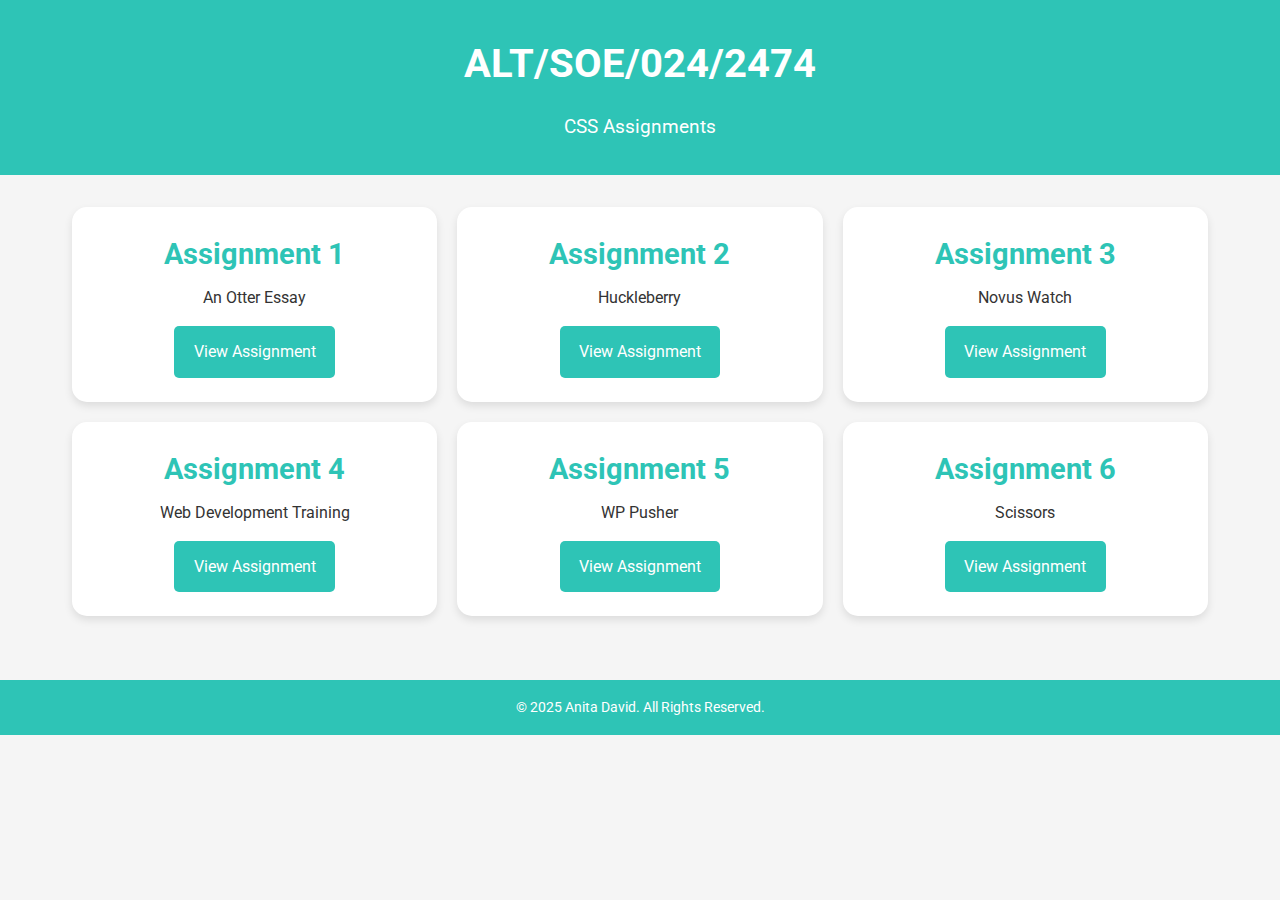
<file: index.html>
<!DOCTYPE html>
<html lang="en">
<head>
    <meta charset="UTF-8">
    <meta name="viewport" content="width=device-width, initial-scale=1.0">
    <title>CSS Assignments</title>
    <link rel="stylesheet" href="Styles/index.css">
		<link rel="preconnect" href="https://fonts.googleapis.com">
<link rel="preconnect" href="https://fonts.gstatic.com" crossorigin>
<link href="https://fonts.googleapis.com/css2?family=Roboto:ital,wght@0,100..900;1,100..900&display=swap" rel="stylesheet">
</head>
<body>
    <header class="header">
        <h1> ALT/SOE/024/2474 </h1>
        <p>CSS Assignments</p>
    </header>
    <main class="container">
        <div class="card">
            <h2>Assignment 1</h2>
            <p>An Otter Essay</p>
            <a href="assignment1.html">View Assignment</a>
        </div>
        <div class="card">
            <h2>Assignment 2</h2>
            <p>Huckleberry</p>
            <a href="assignment2.html">View Assignment</a>
        </div>
        <div class="card">
            <h2>Assignment 3</h2>
            <p> Novus Watch</p>
            <a href="assignment3.html">View Assignment</a>
        </div>
        <div class="card">
            <h2>Assignment 4</h2>
            <p>Web Development Training </p>
            <a href="assignment4.html">View Assignment</a>
        </div>
        <div class="card">
            <h2>Assignment 5</h2>
            <p>WP Pusher</p>
            <a href="assignment5.html">View Assignment</a>
        </div>
        <div class="card">
            <h2>Assignment 6</h2>
            <p>Scissors</p>
            <a href="assignment6.html">View Assignment</a>
        </div>
    </main>
    <footer class="footer">
        <p>&copy; 2025 Anita David. All Rights Reserved.</p>
    </footer>
</body>
</html>
</file>
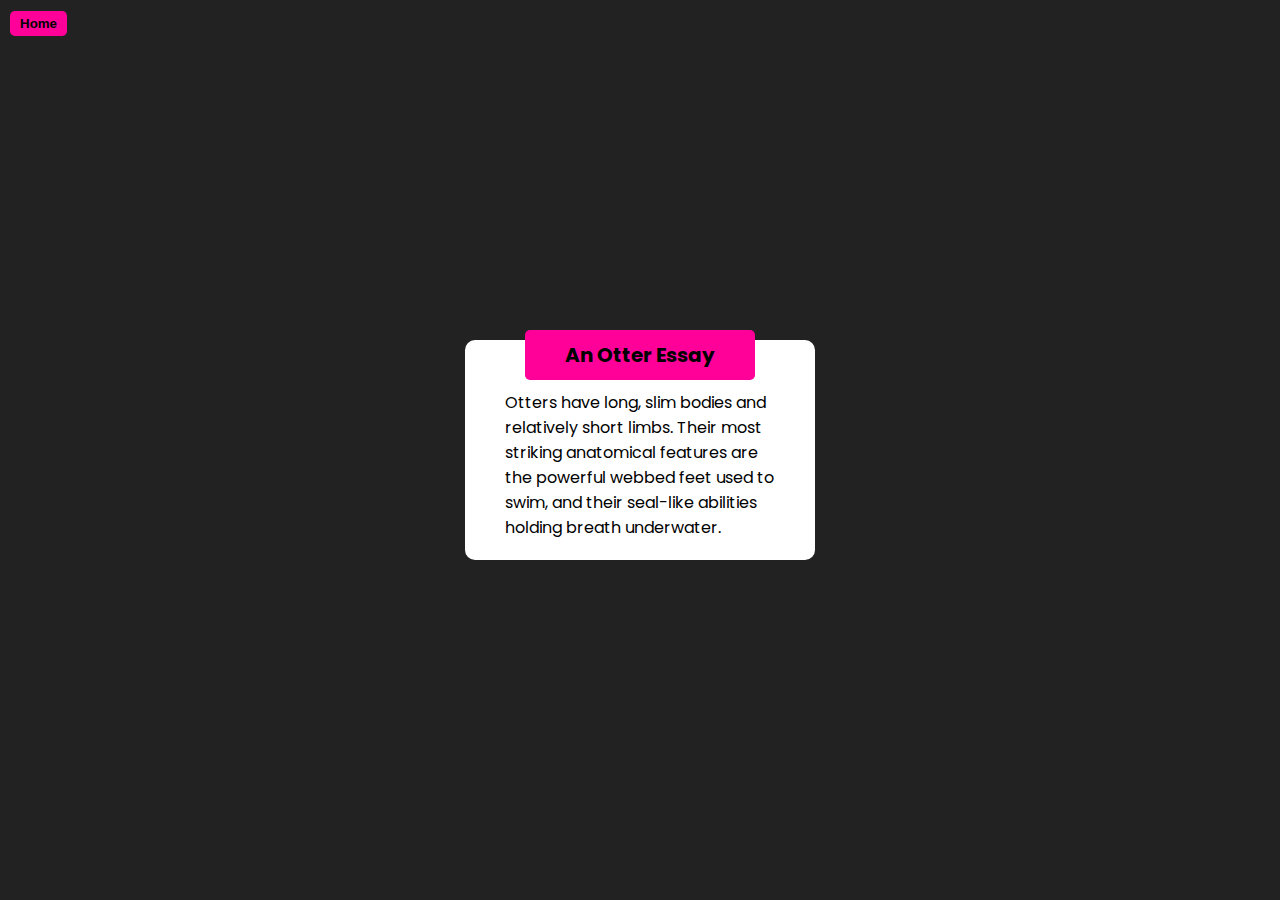
<file: assignment1.html>
<!DOCTYPE html>
<html lang="en">
  <head>
    <meta charset="UTF-8" />
    <meta name="viewport" content="width=device-width, initial-scale=1.0" />
    <title>Assignment 1</title>
    <link rel="stylesheet" href="./Styles/1.css" />
    <link rel="preconnect" href="https://fonts.googleapis.com">
<link rel="preconnect" href="https://fonts.gstatic.com" crossorigin>
<link href="https://fonts.googleapis.com/css2?family=Poppins:ital,wght@0,100;0,200;0,300;0,400;0,500;0,600;0,700;0,800;0,900;1,100;1,200;1,300;1,400;1,500;1,600;1,700;1,800;1,900&display=swap" rel="stylesheet">
  </head>
  <body>
    <header class="back-button-container">
      <a href="index.html">
       <button class="back-button"> Home</button>
      </a>
    </header>
    
    <main>
      <div class="container">
        <div class="white-box">
          <p>
            Otters have long, slim bodies and relatively short limbs. Their most
            striking anatomical features are the powerful webbed feet used to
            swim, and their seal-like abilities holding breath underwater.
          </p>
          <div class="pink-box">An Otter Essay</div>
        </div>
      </div>
    </main>
  </body>
</html>
</file>
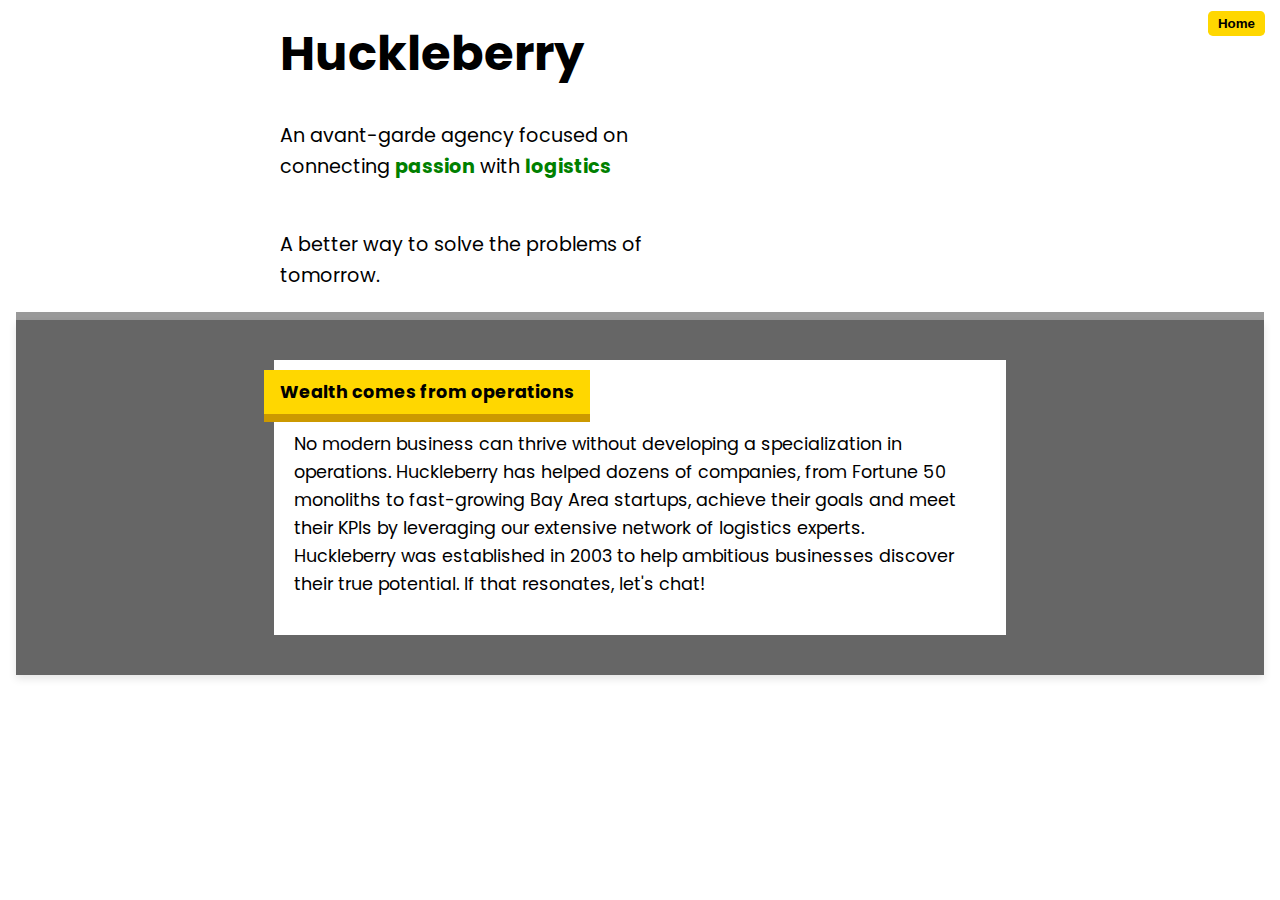
<file: assignment2.html>
<!DOCTYPE html>
<html lang="en">
  <head>
    <meta charset="UTF-8" />
    <meta name="viewport" content="width=device-width, initial-scale=1.0" />
    <title>Assignment 2</title>
    <link rel="stylesheet" href="Styles/2.css" />
    <link rel="preconnect" href="https://fonts.googleapis.com">
<link rel="preconnect" href="https://fonts.gstatic.com" crossorigin>
<link href="https://fonts.googleapis.com/css2?family=Poppins:ital,wght@0,100;0,200;0,300;0,400;0,500;0,600;0,700;0,800;0,900;1,100;1,200;1,300;1,400;1,500;1,600;1,700;1,800;1,900&display=swap" rel="stylesheet">
  </head>
  <body>
    <header class="back-button-container">
      <a href="index.html">
       <button class="back-button"> Home</button>
      </a>
    </header>
    <main>
      <div class="container">
        <div class="header">
          <div class="header-text">
            <h1>Huckleberry</h1>
            <p>
              An avant-garde agency focused on connecting
              <span>passion</span> with <span>logistics</span>
            </p>
            <p>A better way to solve the problems of tomorrow.</p>
          </div>
        </div>
        <div class="main">
          <div class="main-text">
            <p class="highlight">Wealth comes from operations</p>
            <p>
              No modern business can thrive without developing a specialization in
              operations. Huckleberry has helped dozens of companies, from Fortune
              50 monoliths to fast-growing Bay Area startups, achieve their goals
              and meet their KPIs by leveraging our extensive network of logistics
              experts.<br />
              Huckleberry was established in 2003 to help ambitious businesses
              discover their true potential. If that resonates, let's chat!
            </p>
          </div>
        </div>
      </div>
    </main>
  </body>
</html>
</file>
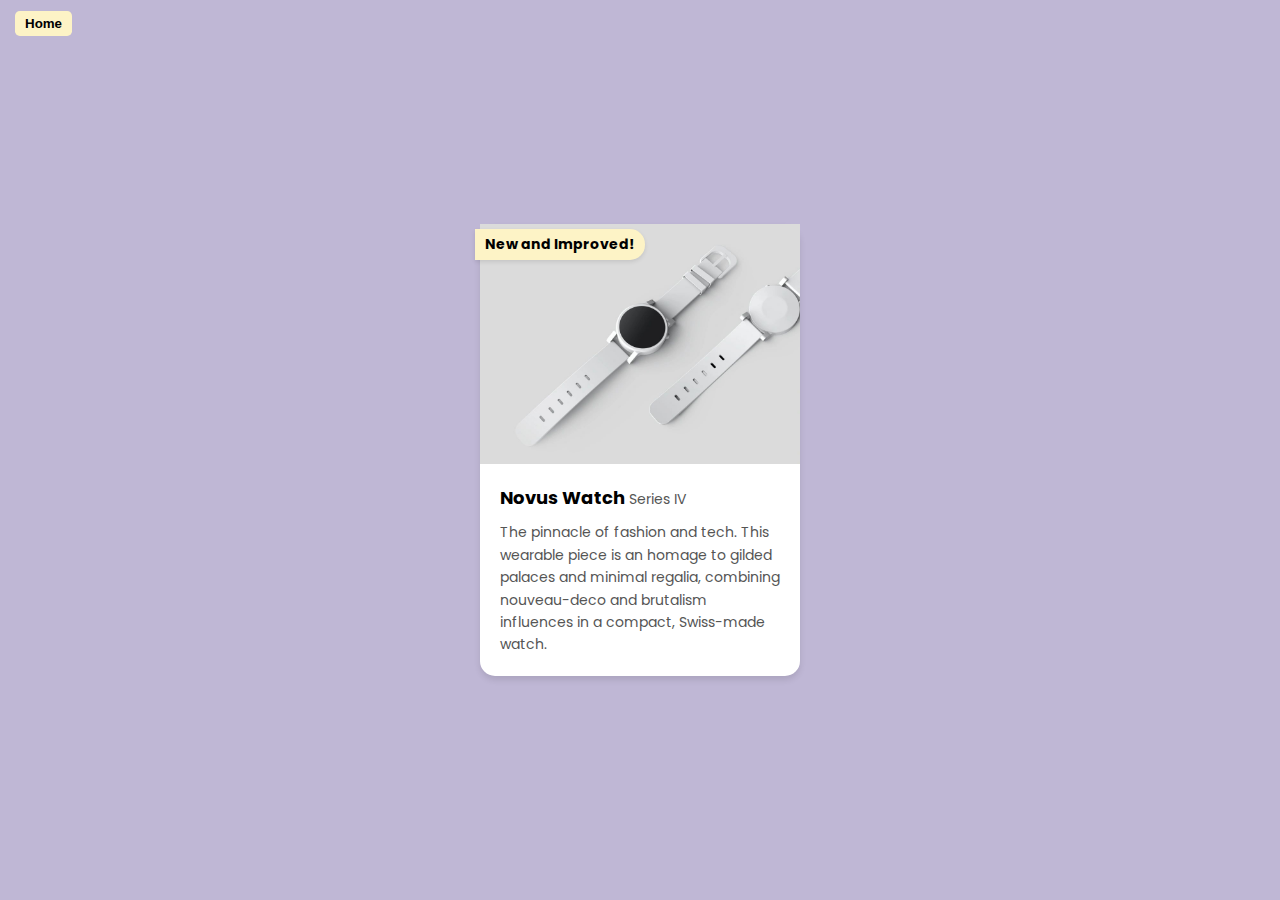
<file: assignment3.html>
<!DOCTYPE html>
<html lang="en">
  <head>
    <meta charset="UTF-8" />
    <meta name="viewport" content="width=device-width, initial-scale=1.0" />
    <title>Assignment 3</title>
    <link rel="stylesheet" href="Styles/3.css" />
    <link rel="preconnect" href="https://fonts.googleapis.com">
<link rel="preconnect" href="https://fonts.gstatic.com" crossorigin>
<link href="https://fonts.googleapis.com/css2?family=Poppins:ital,wght@0,100;0,200;0,300;0,400;0,500;0,600;0,700;0,800;0,900;1,100;1,200;1,300;1,400;1,500;1,600;1,700;1,800;1,900&display=swap" rel="stylesheet">
  </head>
  <body>
    <header class="back-button-container">
      <a href="index.html">
       <button class="back-button"> Home</button></a>
    </header>
    <main>
      <div class="card-container">
        <div class="card">
          <div class="badge">New and Improved!</div>
          <img
            src="./Assets/Pictures/watch-image.jpeg"
            alt="Novus Watch"
            class="product-image">
          <div class="card-content">
            <h1 class="card-title">
              Novus Watch <span class="series">Series IV</span>
            </h1>
            <p class="card-description">
              The pinnacle of fashion and tech. This wearable piece is an homage
              to gilded palaces and minimal regalia, combining nouveau-deco and
              brutalism influences in a compact, Swiss-made watch.
            </p>
          </div>
        </div>
      </div>
    </main>
  </body>
</html>
</file>
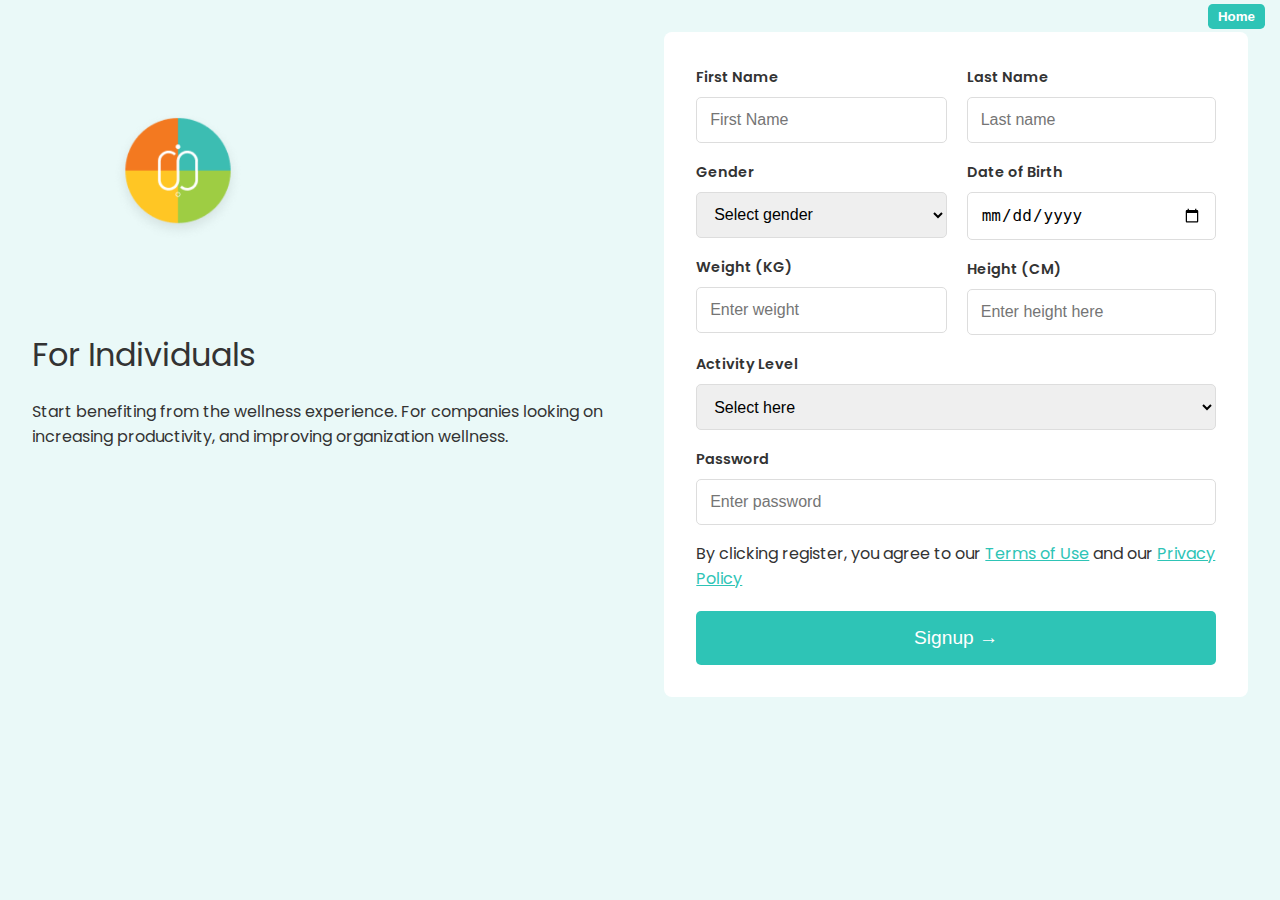
<file: assignment4.html>
<!DOCTYPE html>
<html lang="en">
<head>
	<meta charset="UTF-8">
	<meta name="viewport" content="width=device-width, initial-scale=1.0">
	<title>Assignment 4</title>
	<link rel="stylesheet" href="Styles/4.css">
	<link rel="preconnect" href="https://fonts.googleapis.com">
<link rel="preconnect" href="https://fonts.gstatic.com" crossorigin>
<link href="https://fonts.googleapis.com/css2?family=Poppins:ital,wght@0,100;0,200;0,300;0,400;0,500;0,600;0,700;0,800;0,900;1,100;1,200;1,300;1,400;1,500;1,600;1,700;1,800;1,900&display=swap" rel="stylesheet">
</head>
<body>
	<header class="back-button-container">
		<a href="index.html">
		 <button class="back-button"> Home</button>
		</a>
	</header>
	<main>
		<div class="signup-container">
			<div class="logo-box">
				<img class="image"
					src="./Assets/Pictures/logo.png">
				<p class="header-text">For Individuals</p>
				<p>Start benefiting from the wellness experience. For companies looking on increasing productivity, and improving organization wellness.</p>
			</div>
			<div class="signup-box">
				<form action="#" method="POST" class="signup-form" id="signupForm">
					<div class="form-container">
						<div class="left-form-section">
							<div class="form-group">
								<label for="first-name">First Name</label>
								<input type="text" placeholder="First Name" id="first-name" name="first-name">
							</div>
							<div class="form-group">
								<label for="gender">Gender</label>
								<select id="gender" name="gender">
								  <option value="" disabled selected>Select gender</option>
								  <option value="male">male</option>
								  <option value="female">female</option>
								</select>
							</div>
							<div class="form-group">
								<label for="weight">Weight (KG)</label>
								<input type="text" placeholder="Enter weight" id="weight" name="weight">
							</div>
						</div>
						<div class="right-form-section">
							<div class="form-group">
								<label for="last-name">Last Name</label>
								<input type="text" placeholder="Last name" id="last-name" name="last-name">
							</div>
							<div class="form-group">
								<label for="dob">Date of Birth</label>
								<input type="date" id="dob" name="dob">
					  
							</div>

							<div class="form-group">
								<label for="height">Height (CM)</label>
								<input type="text" placeholder="Enter height here" id="height" name="height">
							</div>
							
						</div>
					</div>
					<div class="form-group">
						<label for="activity-level">Activity Level</label>
						<select id="activity-level" name="activity-level">
						  <option value="" disabled selected>Select here</option>
						  <option value=""></option>
						  <option value=""></option>
						</select>
					</div>
					<div class="form-group">
						<label for="password">Password</label>
						<input type="password" placeholder="Enter password" id="password" name="password">
					</div>
					<p class="terms">By clicking register, you agree to our <span class="text">Terms of Use</span>
					and our <span class="text">Privacy Policy</span></p>
					<button type="submit" class="submit-btn">Signup &#8594;</button>
				</form>
			</div>

		</div>
	</main>
</body>

</html>
</file>
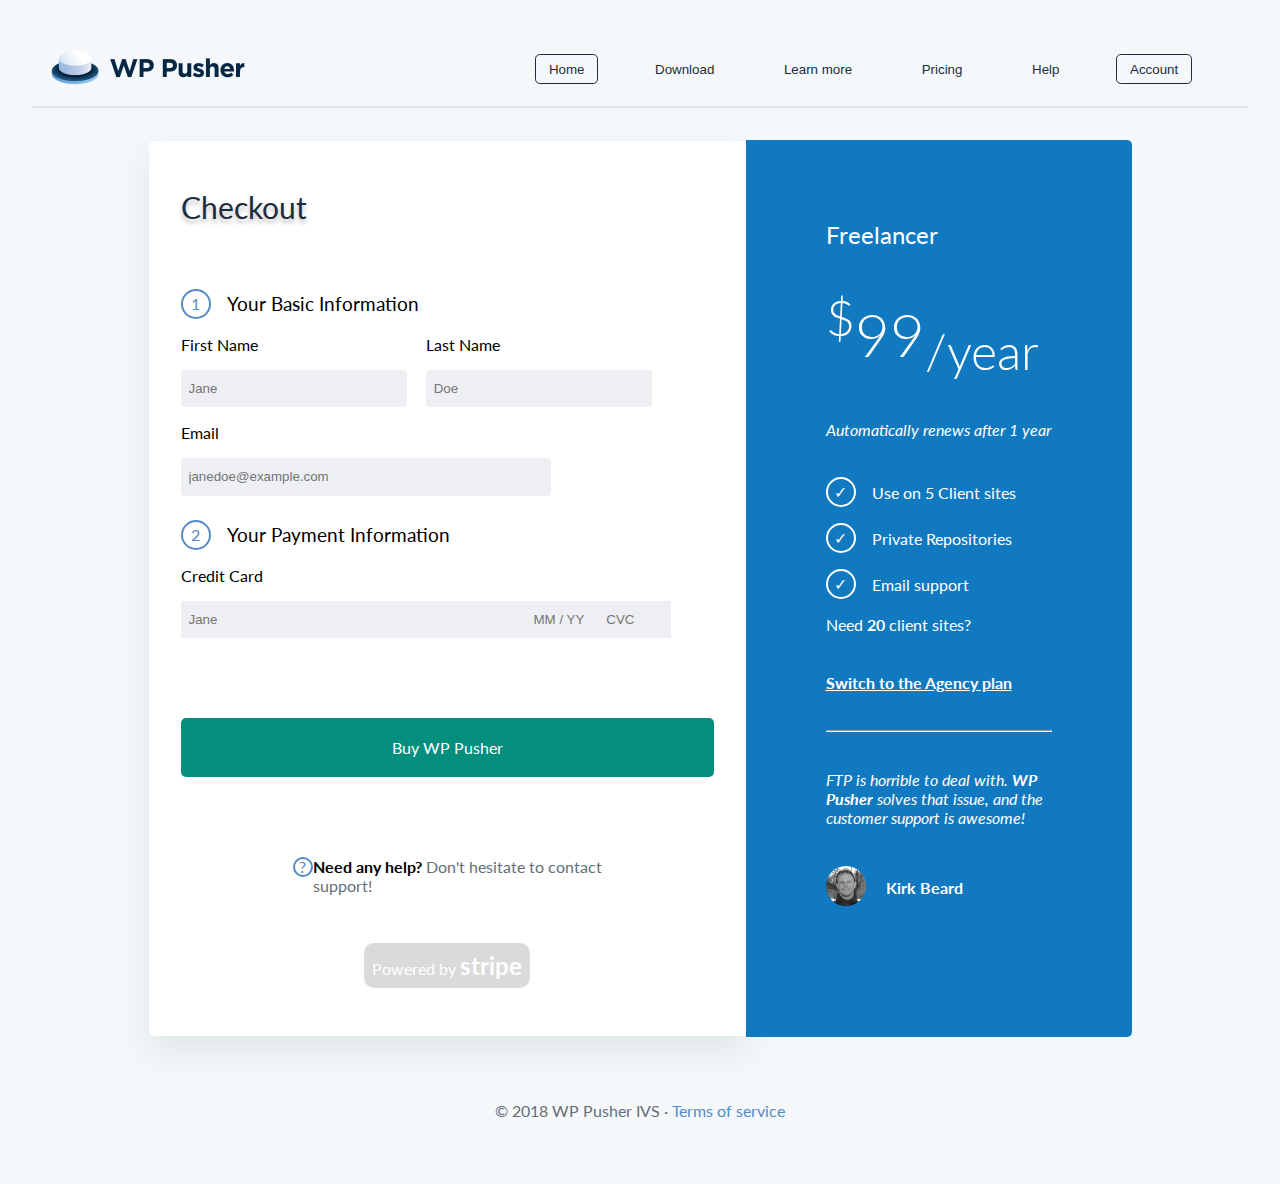
<file: assignment5.html>
<!DOCTYPE html>
<html lang="en">
<head>
	<meta charset="UTF-8">
	<meta name="viewport" content="width=device-width, initial-scale=1.0">
	<title>Assignment 5</title>
	<link rel="stylesheet" href="Styles/5.css">
	<link rel="preconnect" href="https://fonts.googleapis.com">
<link rel="preconnect" href="https://fonts.gstatic.com" crossorigin>
<link href="https://fonts.googleapis.com/css2?family=Lato:ital,wght@0,100;0,300;0,400;0,700;0,900;1,100;1,300;1,400;1,700;1,900&display=swap" rel="stylesheet">
</head>
<body>
	<header>
		<div class="header-container">
			<div>
				<img src="Assets/Pictures/wppusher-logo copy.png" alt="">
			</div>
			<div class="button-container">
				<a href="index.html"><button class="home-button">Home</button></a>
				<button>Download</button>
				<button>Learn more</button>
				<button>Pricing</button>
				<button>Help</button>
				<button class="account-button">Account</button>
			</div>
		</div>
	</header>
	<main>
		<div class="main-container">
			<div class="form-container">
				<div class="checkout">
					Checkout
				</div>
				<div class="basic-information">
					<div class="bullet-point">1</div>
					<div class="bullet-description">Your Basic Information</div>
				</div>
				<div class="input-container">
					<div>
						<label for="first-name">First Name</label>
						<input type="text" placeholder="Jane">
					</div>
					<div>
						<label for="last-name">Last Name</label>
						<input type="text" placeholder="Doe">
					</div>
				</div>
				<div class="input-container">
					<div>
						<label for="email">Email</label>
						<input class="email-input" type="text" placeholder="janedoe@example.com">
					</div>
				</div>
				<div class="personal-information">
					<div class="bullet-point">2</div>
					<div class="bullet-description">Your Payment Information</div>
				</div>
				<div class="payment-input-container">
					<div>
						<label for="first-name">Credit Card</label>
						<input type="text" placeholder="Jane">
					</div>
					<div>
						<label for="last-name"><br></label>
						<input type="text" placeholder="                           MM / YY      CVC">
					</div>
				</div>
				<div class="buy">
					Buy WP Pusher
				</div>
				<div class="help">
					<div class="bullet-point">?</div>
					<div class="bullet-description"><strong>Need any help?</strong> <span class="text">Don't hesitate to contact<br> support!</span></div>
				</div>
				<div class="footer-icon">
					<div class="footer">
						Powered by <span> stripe</span>
					</div>
				</div>
			</div>
			<div class="information-container">
				<div>
					<p class="freelancer">Freelancer</p>
					<p class="rate"><sup>$</sup>99<sub>/year</sub></p>
					<p><i>Automatically renews after 1 year</i></p>
				</div>
				<div class="check-boxes">
					<div class="bullet-point">&#10003;</div>
					<div class="bullet-description">Use on 5 Client sites</div>
				</div>
				<div class="check-boxes">
					<div class="bullet-point">&#10003;</div>
					<div class="bullet-description">Private Repositories</div>
			  </div>
				<div class="check-boxes">
					<div class="bullet-point">&#10003;</div>
					<div class="bullet-description">Email support</div>
				</div>
				<div>
					<p>Need <strong>20</strong> client sites?</p>
					<p><strong><u>Switch to the Agency plan</u></strong></p>
				</div>
				<div>
					<hr>
				</div>
				<div class="review">
					<i>FTP is horrible to deal with. <strong>WP Pusher</strong> solves that issue, and the customer support is awesome!</i>
				</div>
				<div class="image-container">
					<div>
						<img class="profile-picture" src="Assets/Pictures/Bitmap.png" alt="profile-picture">
					</div>
					<div><strong>Kirk Beard</strong></div>
				</div>
		</div>
	</main>
	<footer>
		<div class="footer-container">
			<p>&#169; 2018 WP Pusher IVS &#183; <span>Terms of service</span> </p>
		</div>
	</footer>
</body>
</html>
</file>
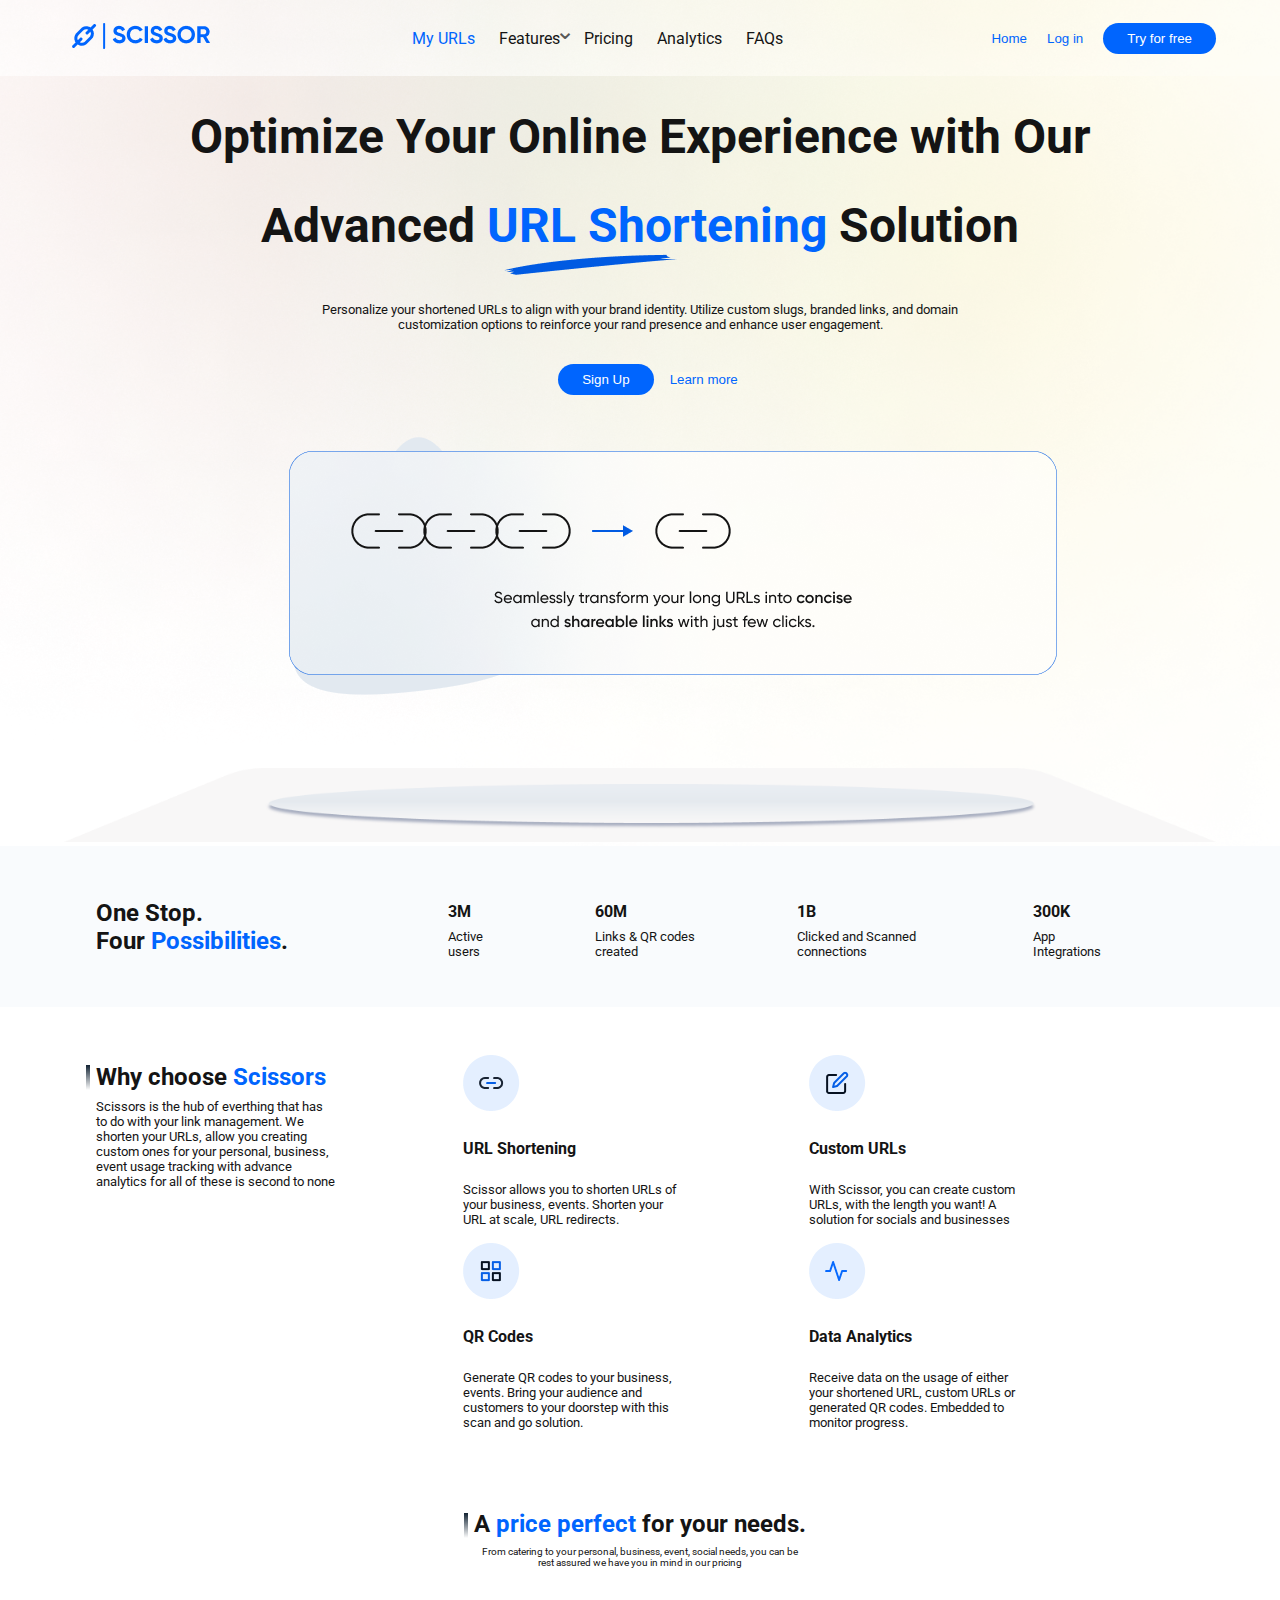
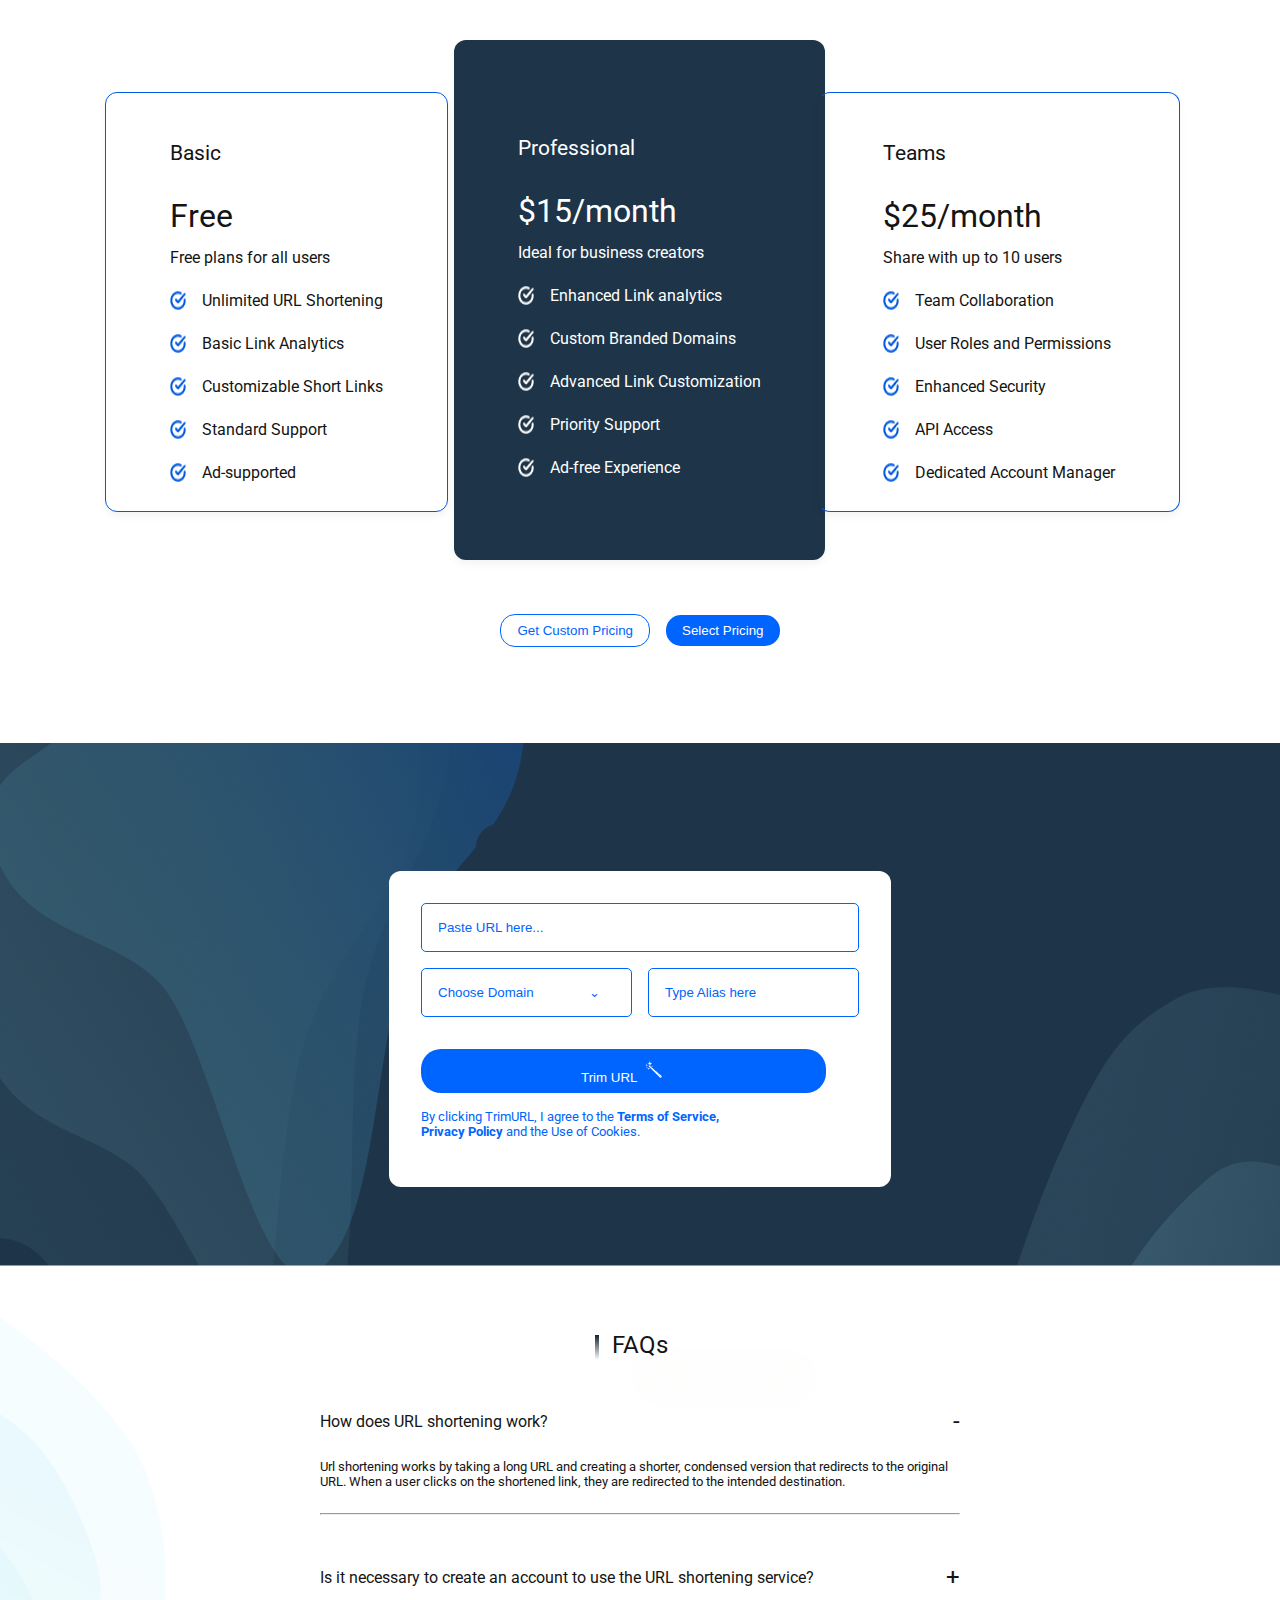
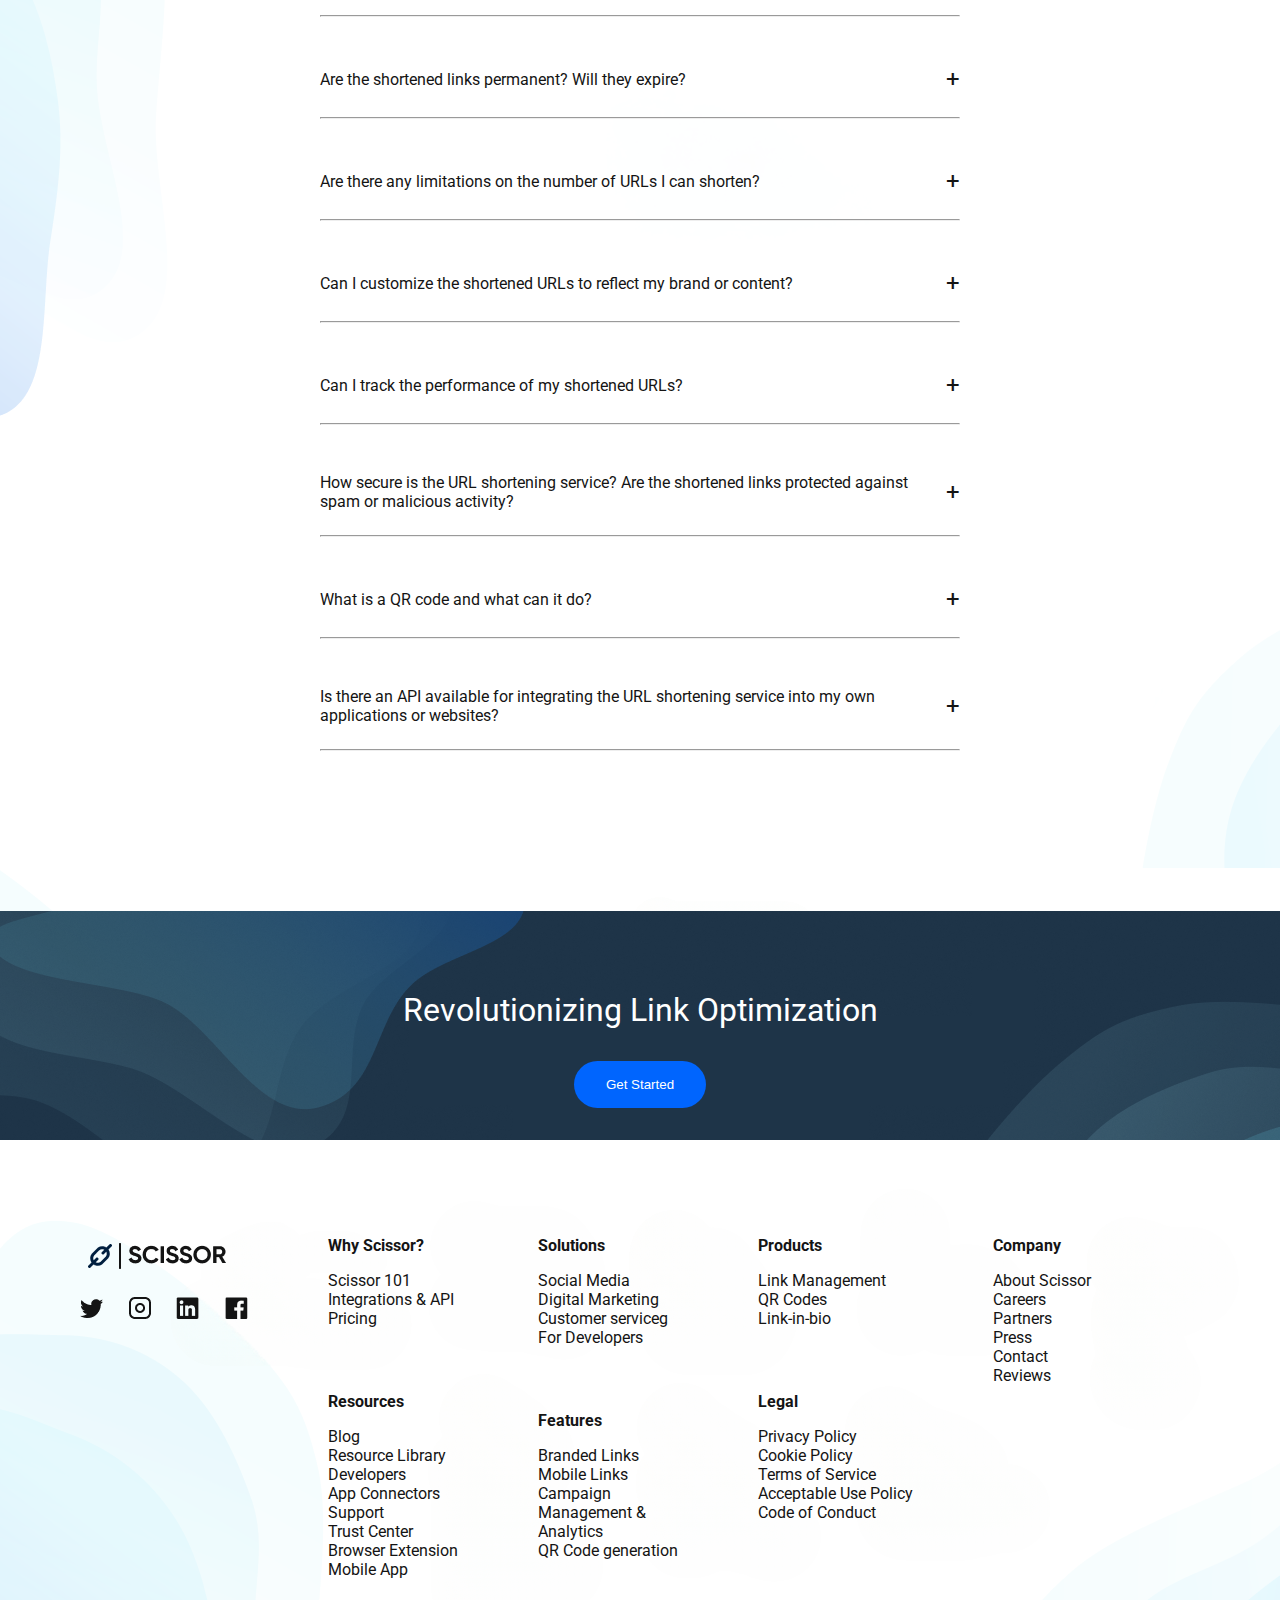
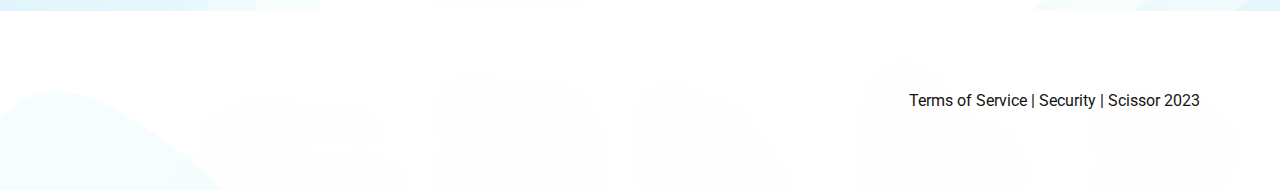
<file: assignment6.html>
<!DOCTYPE html>
<html lang="en">
<head>
	<meta charset="UTF-8">
	<meta name="viewport" content="width=device-width, initial-scale=1.0">
	<title>Assignment 6</title>
	<link rel="stylesheet" href="Styles/6.css">
	<link rel="preconnect" href="https://fonts.googleapis.com">
<link rel="preconnect" href="https://fonts.gstatic.com" crossorigin>
<link href="https://fonts.googleapis.com/css2?family=Roboto:ital,wght@0,100..900;1,100..900&display=swap" rel="stylesheet">
</head>
<body>
	<header>
		<div class="header-container">
			<div class="left-section">
				<img src="Assets/Pictures/Logo-blue.png" alt="">
			</div>
			<div class="middle-section">
				<div>
					<p><span>My URLs</span></p>
				</div>
				<div class="features">
					<p>Features</p>
					<div class="down-arrow"> &#8964;</div>
				</div>
				<div>
					<p>Pricing</p>
				</div>
				<div>
					<p>Analytics</p>
				</div>
				<div>
					<p>FAQs</p>
				</div>
			</div>
			<div>
				<div class="right-section">
					<a href="index.html"><button class="home-button">Home</button></a>
					<button class="login-button">Log in</button>
					<button class="try-button">Try for free</button>
				</div>
			</div>
		</div>
	</header>
	<main>
			<section>
				<div class="section1">
						<div>
							<h1>Optimize Your Online Experience with Our</h1>
						</div>
						<div>
							<div class="header2">
								<h1>Advanced <span>URL Shortening</span> Solution</h1>
								<div class="vector-image">
									<img src="Assets/Pictures/Vector 3.png" alt="">
								</div>
							</div>
						</div>
						<p class="section1-text">Personalize your shortened URLs to align with your brand identity. Utilize custom slugs, branded links, and domain customization options to reinforce your rand presence and enhance user engagement.</p>
						<div class="button-container">
							<button class="signup-button">Sign Up</button>
							<button class="learn-more-button">Learn more</button>
						</div>
						<div>
							<img class="section1-image1" src="Assets/Pictures/Group 2.png" alt="">
						</div>
						<div>
							<img class="section1-image2" src="Assets/Pictures/Group 4.png" alt="">
						</div>
				</div>
				
			</section>
			<section>
				<div class="section2">
					<div class="catch-phrase">
						<p><strong>One Stop.</strong></p>
						<p><strong>Four <span>Possibilities</span>.</strong></p>
					</div>
					<div class="achievement-stats">
						<div >
							<p><strong>3M</strong></p>
							<p>Active users</p>
						</div>
						<div>
							<p><strong>60M</strong></p>
							<p>Links & QR codes created</p>
						</div>
						<div>
							<p><strong>1B</strong></p>
							<p>Clicked and Scanned connections</p>
						</div>
						<div>
							<p><strong>300K</strong></p>
							<p>App Integrations</p>
						</div>
					</div>
				</div>
			</section>
			<section>
				<div class="section3">
					<div class="feature-header-container">
						<p class="feature-header">Why choose <span>Scissors</span></p>
						<p>Scissors is the hub of everthing that has to do with your link management. We shorten your URLs, allow you creating custom ones for your personal, business, event usage tracking with advance analytics for all of these is second to none</p>
					</div>
					<div class="features-container">
						<div>
							<img src="Assets/Pictures/Group 6-.png" alt="">
						</div>
						<div>
							<p><strong>URL Shortening</strong></p>
						</div>
						<div>
							<p>
								Scissor allows you to shorten URLs of your business, events. Shorten your URL at scale, URL redirects.
							</p>
						</div>
						<div><img src="Assets/Pictures/Frame 1000001695.png" alt="">
						</div>
						<div>
							<p><strong>QR Codes</strong></p>
						</div>
						<div>
							<p>
								Generate QR codes to your business, events. Bring your audience and customers to your doorstep with this scan and go solution.
							</p>
						</div>
					</div>
					<div class="features-container">
						<div>
							<img src="Assets/Pictures/Group 6-=.png" alt="">
						</div>
						<div>
							<p><strong>Custom URLs</strong></p>
						</div>
						<div>
							<p>
								With Scissor, you can create custom URLs, with the length you want! A solution for socials and businesses
							</p>
						</div>
						<div>
							<img src="Assets/Pictures/Group 6.png" alt="">
						</div>
						<div>
							<p><strong>Data Analytics</strong></p>
						</div>
						<div>
							<p>
								Receive data on the usage of either your shortened URL, custom URLs or generated QR codes. Embedded to monitor progress.
							</p>
						</div>
					</div>
				</div>
			</section>
			<section>
				<div class="section4">
					<p class="section4-header">
						A <span>price perfect</span> for your needs.
					</p>
					<p class="section4-text">
						From catering to your personal, business, event, social needs, you can be <br> rest assured we have you in mind in our pricing
					</p>
				</div>
			</section>
			<section>
				<div class="section5">
					<div class="basic">
						<p class="category">Basic</p>
						<p class="price">Free</p>
						<p class="description">Free plans for all users</p>
						<div class="checkmarked-text">
							<img src="Assets/Pictures/check-circle.png" alt="">
							<p>Unlimited URL Shortening </p>
						</div>
						<div class="checkmarked-text">
							<img src="Assets/Pictures/check-circle.png" alt="">
							<p>Basic Link Analytics </p>
						</div>
						<div class="checkmarked-text">
							<img src="Assets/Pictures/check-circle.png" alt="">
							<p>Customizable Short Links </p>
						</div>
						<div class="checkmarked-text">
							<img src="Assets/Pictures/check-circle.png" alt="">
							<p>Standard Support </p>
						</div>
						<div class="checkmarked-text">
							<img src="Assets/Pictures/check-circle.png" alt="">
							<p>Ad-supported </p>
						</div>
					</div>
					<div class="professional">
						<p class="category">Professional</p>
						<p class="price">$15/month</p>
						<p class="description">Ideal for business creators</p>
						<div class="checkmarked-text">
							<img src="Assets/Pictures/check-circle-white.png" alt="">
							<p>Enhanced Link analytics </p>
						</div>
						<div class="checkmarked-text">
							<img src="Assets/Pictures/check-circle-white.png" alt="">
							<p>Custom Branded Domains</p>
						</div>
						<div class="checkmarked-text">
							<img src="Assets/Pictures/check-circle-white.png" alt="">
							<p>Advanced Link Customization</p>
						</div>
						<div class="checkmarked-text">
							<img src="Assets/Pictures/check-circle-white.png" alt="">
							<p>Priority Support </p>
						</div>
						<div class="checkmarked-text">
							<img src="Assets/Pictures/check-circle-white.png" alt="">
							<p>Ad-free Experience </p>
						</div>
					</div>
					<div class="teams">
						<p class="category">Teams</p>
						<p class="price">$25/month</p>
						<p class="description">Share with up to 10 users</p>
						<div class="checkmarked-text">
							<img src="Assets/Pictures/check-circle.png" alt="">
							<p>Team Collaboration </p>
						</div>
						<div class="checkmarked-text">
							<img src="Assets/Pictures/check-circle.png" alt="">
							<p>User Roles and Permissions </p>
						</div>
						<div class="checkmarked-text">
							<img src="Assets/Pictures/check-circle.png" alt="">
							<p>Enhanced Security </p>
						</div>
						<div class="checkmarked-text">
							<img src="Assets/Pictures/check-circle.png" alt="">
							<p>API Access </p>
						</div>
						<div class="checkmarked-text">
							<img src="Assets/Pictures/check-circle.png" alt="">
							<p>Dedicated Account Manager</p>
						</div>
					</div>
				</div>
			</section>
			<section>
				<div class="section6">
					<button class="get-button">Get Custom Pricing</button>
					<button class="select-button">Select Pricing</button>
				</div>
			</section>
			<section>
				<div class="section7">
					<div class="form-container">
						<input class="paste-input" type="text" placeholder="Paste URL here...">
						<div class="form-div">
							<input type="text" placeholder="Choose Domain               &#8964;">
							<input type="text" placeholder="Type Alias here">
						</div>
						<div>
							<button> Trim URL  <img src="Assets/Pictures/magic wand.png" alt=""></button>
						</div>
						<div>
							<p>
								By clicking TrimURL, I agree to the <strong>Terms of Service,<br> Privacy Policy</strong> and the Use of Cookies.
							</p>
						</div>
					</div>
				</div>
			</section>
			<section>
				<div class="section8">
					<p class="faq-header">FAQs</p>
					<div class="faq-div">
						<div>
							How does URL shortening work?
						</div>
						<div class="read-more">-</div>
					</div>
					<div class="faq-div-description">
						Url shortening works by taking a long URL and creating a shorter, condensed version that redirects to the original URL. When a user clicks on the shortened link, they are redirected to the intended destination.
					</div>
					<div><hr></div>
					<div class="faq-div">
						<div>
							Is it necessary to create an account to use the URL shortening service?
						</div>
						<div class="read-more">+</div>
					</div>
					<div><hr></div>
					<div class="faq-div">
						<div>
							Are the shortened links permanent? Will they expire?
						</div>
						<div class="read-more">+</div>
					</div>
					<div><hr></div>
					<div class="faq-div">
						<div>
							Are there any limitations on the number of URLs I can shorten?
						</div>
						<div class="read-more">+</div>
					</div>
					<div><hr></div>
					<div class="faq-div">
						<div>
							Can I customize the shortened URLs to reflect my brand or content?
						</div>
						<div class="read-more">+</div>
					</div>
					<div><hr></div>
					<div class="faq-div">
						<div>
							Can I track the performance of my shortened URLs?
						</div>
						<div class="read-more">+</div>
					</div>
					<div><hr></div>
					<div class="faq-div">
						<div>
							How secure is the URL shortening service? Are the shortened links protected against spam or malicious activity?
						</div>
						<div class="read-more">+</div>
					</div>
					<div><hr></div>
					<div class="faq-div">
						<div>
							What is a QR code and what can it do?
						</div>
						<div class="read-more">+</div>
					</div>
					<div><hr></div>
					<div class="faq-div">
						<div>
							Is there an API available for integrating the URL shortening service into my own applications or websites?
						</div>
						<div class="read-more">+</div>
					</div>
					<div><hr></div>
				</div>
			</section>
			<section>
				<div class="section9">
					<p>
						Revolutionizing Link Optimization
					</p>
					<button>Get Started</button>
				</div>
			</section>
			<section>
				<div class="section10">
					<div class="icons-container">
						<div class="icon">
							<img src="Assets/Pictures/Logo-scissors.png" alt="">
						</div>
						<div class="logos">
							<img src="Assets/Pictures/i.fi-social-twitter.png" alt="">
							<img src="Assets/Pictures/svg.feather.png" alt="">
							<img src="Assets/Pictures/i.fi-social-linkedin.png" alt="">
							<img src="Assets/Pictures/i.fi-social-facebook.png" alt="">
						</div>
					</div>
					<div class="text-container">
						<div class="section10-text">
							<p class="section10-header">Why Scissor?</p>
							<p> Scissor 101</p>
							<p>Integrations & API</p>
							<p>Pricing</p>
							<p class="section10-header">Resources</p>
							<p>Blog</p>
							<p>Resource Library</p>
							<p>Developers</p>
							<p>App Connectors</p>
							<p>Support</p>
							<p>Trust Center</p>
							<p>Browser Extension</p>
							<p>Mobile App</p>
						</div>
					</div>
					<div class="section10-text">
						<p class="section10-header">Solutions</p>
						<p> Social Media</p>
						<p>Digital Marketing</p>
						<p>Customer serviceg</p>
						<p>For Developers</p>
						<p class="section10-header">Features</p>
						<p>Branded Links</p>
						<p>Mobile Links</p>
						<p>Campaign</p>
						<p>Management &</p>
						<p>Analytics</p>
						<p>QR Code generation</p>
					</div>
					<div class="section10-text">
						<p class="section10-header">Products</p>
						<p>Link Management</p>
						<p>QR Codes</p>
						<p>Link-in-bio</p>
						<p class="section10-header">Legal</p>
						<p>Privacy Policy</p>
						<p>Cookie Policy</p>
						<p>Terms of Service</p>
						<p>Acceptable Use Policy</p>
						<p>Code of Conduct</p>
					</div>
					<div class="section10-text">
						<p class="section10-header">Company</p>
						<p>About Scissor</p>
						<p>Careers</p>
						<p>Partners</p>
						<p>Press</p>
						<p>Contact</p>
						<p>Reviews</p>
					</div>
				</div>
				<div class="footnote">
					Terms of Service &#124; Security &#124; Scissor 2023
				</div>
			</section>
			<section>
				
			</section>
	</main>
</body>
</html>
</file>
<file: Styles/index.css>
* {
	margin: 0;
	padding: 0;
	box-sizing: border-box;
}

body {
	font-family:"Roboto", serif ;
	background-color: #f5f5f5;
	color: #333;
	line-height: 1.6;
}

.header {
	text-align: center;
	background-color: #2ec4b6;
	color: white;
	padding: 2rem 1rem;
}

.header h1 {
	font-size: 2.5rem;
	margin-bottom: 1rem;
}

.header p {
	font-size: 1.2rem;
}

.container {
	display: grid;
	grid-template-columns: repeat(auto-fit, minmax(300px, 1fr));
	gap: 20px;
	padding: 2rem;
	max-width: 1200px;
	margin: 0 auto;
}

.card {
	background-color: white;
	border-radius: 15px;
	box-shadow: 0 4px 8px rgba(0, 0, 0, 0.1);
	padding: 1.5rem;
	text-align: center;
	transition: transform 0.3s ease, box-shadow 0.3s ease;
}

.card h2 {
	font-size: 1.8rem;
	color: #2ec4b6;
	margin-bottom: 0.5rem;
}

.card p {
	font-size: 1rem;
	margin-bottom: 1rem;
}

.card a {
	display: inline-block;
	text-decoration: none;
	background-color: #2ec4b6;
	color: white;
	padding: 0.8rem 1.2rem;
	border-radius: 5px;
	font-size: 1rem;
	transition: background-color 0.3s ease;
}

.card a:hover {
	background-color: #1ba89b;
}

.card:hover {
	transform: translateY(-10px);
	box-shadow: 0 8px 16px rgba(0, 0, 0, 0.15);
}

.footer {
	text-align: center;
	padding: 1rem;
	background-color: #2ec4b6;
	color: white;
	font-size: 0.9rem;
	margin-top: 2rem;
}
</file>
<file: Styles/1.css>
*{
	margin: 0;
	padding: 0;
	box-sizing: border-box;
}

.back-button-container{
	position: absolute;
	top: 10px;
	left: 10px;
	z-index: 1000;
}

.back-button{
	border-radius: 0.3rem;
	padding:5px 10px ;
	border: none;
	background-color: #ff0099;
	font-weight: 600;
	cursor: pointer;
}


body {
	background-color: #222;
	display: flex;
	justify-content: center;
	align-items: center;
	height: 100vh;
	margin: 0;
	font-family: "Poppins", serif;
  }
  
  .container {
	position: relative;
	width: 350px;
  }
  
  .pink-box {
	background-color: #ff0099; 
	color: black;
	font-size: 20px;
	font-weight: 700;
	text-align: center;
	padding: 10px 40px  ;
	position: absolute;
	top: -10px; 
	left: 50%;
	transform: translateX(-50%);
	border-radius: 5px;
	width: max-content;
  }
  
  .white-box {
	background-color: white;
	padding:50px 40px 20px 40px;
	border-radius: 10px;
	position: relative;
  }
</file>
<file: Styles/2.css>
* {
            margin: 0;
            padding: 0;
            box-sizing: border-box;
			text-align: left;
        }

        .back-button-container{
            position: absolute;
            top: 10px;
            right: 15px;
            z-index: 1000;
        }
        
        .back-button{
            border-radius: 0.3rem;
            padding:5px 10px ;
            border: none;
            background-color: #ffd700;
            font-weight: 600;
            cursor: pointer;
        }

        body {
            font-family: "Poppins", serif;
            line-height: 1.6;
        }

        .container {
            max-width: 1280px;
            margin: 0 auto;
            padding: 1rem;
        }

        .header {
            text-align: left;
			border-bottom: 8px solid #999999;
        }

        .header h1 {
            font-size: 2.5rem;
            font-weight: bold;
			padding-left: 20px;
        }

        .header p {
            font-size: 1.2rem;
            margin-top: 0.5rem;
			padding: 20px 20px;
			width: 700px;
        }

        .header p span {
            color: green;
            font-weight: bold;
        }

        .main {
            background-color: #666666;
            padding: 1.5rem 0rem;
            box-shadow: 0 4px 8px rgba(0, 0, 0, 0.1);
        }

        .highlight {
            background-color: #ffd700;
            color: black;
            padding: 0.5rem 1rem;
            display: inline-block;
            font-weight: bold;
            margin-bottom: 1rem;
			border-bottom: 8px solid #cc9900;
			position: absolute;
			top: 10px;
			left:0px;
        }

        .main p {
            font-size: 1rem;
            margin-bottom: 1rem;
        }
		.main-text{
			background-color: white;
			position: relative;
		}
		 .main-text, .p {
			padding: 70px 20px 20px 20px;
		}

        @media (min-width: 767px) {
            .header h1 {
                font-size: 3rem;
				padding-left: 264px;
            }

			.header p{
				padding-left: 264px;
			}

			.main{
				padding: 40px 258px;

			}

            .main p {
                font-size: 1.1rem;
            }

			.highlight{
				left: -10px;
			}
        }

        @media (max-width: 767px) {
            .header {
                text-align: center;
            }

			.header p {
				width: 401px;
			}

            .main {
                text-align: center;
            }

            .main .highlight {
                display: block;
                margin: 0 auto 1rem;
            }
        }

        @media (max-width: 480px) {
            .header h1 {
                font-size: 2rem;
            }

			.header p {
				width: 342px;
			}

            .main p {
                font-size: 0.9rem;
            }

        }
</file>
<file: Styles/3.css>
.back-button-container{
    position: absolute;
    top: 10px;
    left: 15px;
    z-index: 1000;
}

.back-button{
    border-radius: 0.3rem;
    padding:5px 10px ;
    border: none;
    background-color: #fdf3c6;
    font-weight: 600;
    cursor: pointer;
}

body {
    margin: 0;
    padding: 0;
    font-family: "Poppins", serif;
    background-color: #bfb7d5;
    display: flex;
    justify-content: center;
    align-items: center;
    height: 100vh;
}

.card-container {
    display: flex;
    justify-content: center;
    align-items: center;
}

.card {
    background: #fff;
    border-radius: 15px;
    box-shadow: 0 4px 6px rgba(0, 0, 0, 0.1);
    width: 320px;
    position: relative;
}

.badge {
    position: absolute;
    top: 5px;
    left: -5px;
    background-color: #fdf3c6;
    color: #000;
    font-weight: bold;
    font-size: 14px;
    padding: 5px 10px;
    border-top-right-radius: 15px;
	border-bottom-right-radius: 15px;
    box-shadow: 0 2px 4px rgba(0, 0, 0, 0.1);
}

.product-image {
    width: 100%;
    height: auto;
    display: block;
    object-fit: cover;
}

.card-content {
    padding: 20px;
}

.card-title {
    font-size: 18px;
    font-weight: bold;
    margin: 0 0 10px;
}

.series {
    font-size: 14px;
    font-weight: normal;
    color: #555;
}

.card-description {
    font-size: 14px;
    color: #555;
    line-height: 1.6;
    margin: 0;
}
</file>
<file: Styles/4.css>
* {
    margin: 0;
    padding: 0;
    box-sizing: border-box;
}

.back-button-container{
    position: absolute;
    top: 3px;
    right: 15px;
    z-index: 1000;
}

.back-button{
    border-radius: 0.3rem;
    padding:5px 10px ;
    border: none;
    background-color: #2ec4b6;
    font-weight: 600;
    color: white;
    cursor: pointer;
}

body {
    font-family: "Poppins", serif;
    background-color:rgba(46, 196, 182, 0.1);
    color: #333;
    display: flex;
    flex-direction: column;
    min-height: 100vh;
    overflow-x: hidden;
}

.form-container{
	display: flex;
	flex-direction: row;
}


.signup-container {
    display: flex;
    justify-content: space-between;
    gap: 20px;
	padding:2rem;
    flex-wrap: wrap;  
    width: 100%; 
    box-sizing: border-box;
}

.signup-box{
    background-color: #fff;
    border-radius: 8px;
    padding: 2rem;
    width: 100%;  
    max-width: 48%;  
    text-align: left;
    flex: 1 1 58%;
    box-sizing: border-box;
}

.logo-box{
    border-radius: 8px;
    width: 100%;  
    max-width: 48%;  
    text-align: left;
    flex: 1 1 58%;
    box-sizing: border-box;

 
}


.form-group {
    margin-bottom: 1rem;
    text-align: left;
}

label {
    font-weight: 600;
    font-size: 0.9rem;
}

input {
    width: 100%;
    padding: 0.8rem;
    margin-top: 0.5rem;
    border: 1px solid #ddd;
    border-radius: 5px;
    font-size: 1rem;
}
select{
    width: 100%;
    padding: 0.8rem;
    margin-top: 0.5rem;
    border: 1px solid #ddd;
    border-radius: 5px;
    font-size: 1rem;
}

input:focus {
    outline: none;
    border-color: #2ec4b6;
}

.checkbox-group {
    display: flex;
    align-items: center;
    margin-top: 1rem;
}

.checkbox-group input {
    margin-right: 0.5rem;
}

.submit-btn {
    background-color: #2ec4b6;
    color: white;
    padding: 1rem;
    border: none;
    border-radius: 5px;
    font-size: 1.2rem;
    width: 100%;
    cursor: pointer;
}

.submit-btn:hover {
    background-color: #2ec4b6;
}

.right-form-section{
	margin-left: 20px;
}

.header-text{
    font-size:2em;
    margin-bottom:20px;
}

.terms{
    text-align: left;
    margin-bottom:20px ;
}

.text{
    color:#2ec4b6;
    text-decoration: underline;
}
.image{
    width: 50%;
}

@media (max-width: 768px) {
    .signup-box {
        padding: 1.5rem;
        max-width: 100%;  
    }

    .signup-container {
        flex-direction: column; 
        gap: 1rem;
    }

    .signup-box h2 {
        font-size: 1.6rem;
    }

    .submit-btn {
        font-size: 1rem;
    }
}

@media (max-width: 480px) {
    .signup-box {
        max-width: 100%;
    }
}
</file>
<file: Styles/5.css>
*{
	margin: 0;
	padding: 0;
	box-sizing: border-box;
}

body{
	background-color: rgb(245,248,250);
	font-family:"Lato", serif ;
}

.header-container{
	display: flex;
	justify-content: space-between;
	align-items: center;
	margin: 2rem;
	padding: 1rem;
	border-bottom:2px solid rgba(224,230,234) ;
}

.button-container button{
	margin-right: 40px;
	color: rgb(29,44,60);
	border: none;
	background-color: rgb(245,248,250);
	padding: 0.4rem 0.8rem;
	cursor: pointer;
}

.button-container .account-button, .button-container .home-button{
	border:1px solid rgb(29,44,60) ;
	border-radius: 0.3rem;
}

.main-container{
	display: flex;
	align-items: center;
	justify-content: center;
}

.form-container{
	background-color: rgb(255,255,255);
	box-shadow: 0px 15px 35px rgba(43, 64, 78, 0.1);
	padding: 3rem 2rem;
	border-top-left-radius: 5px;
	border-bottom-left-radius: 5px;
}

.information-container{
	background-color: rgb(17,121,191);
	color: rgb(255,255,255);
	padding: 5rem 5rem 8rem 5rem;
	border-top-right-radius: 5px;
	border-bottom-right-radius: 5px;
}

.checkout{
	font-family: lato;
	font-size: 30px;
	color: rgb(29,44,60);
	padding-bottom: 4rem;
	text-shadow: 0px 4px 4px rgba(0, 0, 0, 0.25);
}

.basic-information{
	display: inline-flex;
	align-items: center;
}

.personal-information{
	display: inline-flex;
	align-items: center;
	margin-top: 1.5rem;
}

.payment-input-container {
	display: flex;
	margin-top: 1rem;
}

.payment-input-container input{
	margin-right: 0;
	border-radius: 0;
	width: 245px;
}

.bullet-point{
	background-color: rgb(255,255,255);
	color: rgb(84,139,197);
	border: 2px solid rgb(84,139,197);
	border-radius: 15px;
	width: 30px;
	height: 30px;
	display: flex;
	align-items: center;
	justify-content: center;
	margin-right: 1rem;
}

.bullet-description{
	font-size: 1.2rem;
}

input{
	display: block;
	background-color: rgb(237,239,242);
	border: none;
	width: 226px;
	margin-top: 1rem;
	margin-right: 1.2rem;
	padding: 0.7rem 0.5rem;
	border-radius: 4px;
}

.email-input{
	width: 370px;
}

.input-container{
	display: flex;
	margin-top: 1rem;
}

.buy{
	background-color: rgb(3,142,125);
	color: rgb(255,255,255);
	display: flex;
	align-items: center;
	justify-content: center;
	padding: 20px 0;
	border-radius: 5px;
	margin-top: 5rem;
}

.help{
	display: inline-flex;
	margin-top: 2rem;
	padding: 3rem 7rem;
}

.help .bullet-description{
	font-size: 1rem;
}

.help .bullet-point{
	margin-right: 0;
	border-radius: 10px;
	width: 20px;
	height: 20px;
}

.text{
	color: rgb(100,110,122);
}

.footer-icon{
	display: flex;
	justify-content: center;
	align-items: center;
}

.footer{
	background-color: rgb(218,218,218);
	color: rgb(255,255,255);
	padding: 0.5rem;
	border-radius: 10px;
}

.footer-icon span{
	font-size: 1.5rem;
	font-weight: 700;
}

.freelancer{
	font-size: 24px;
}

.rate{
	font-size: 60px;
	font-weight: 300;
}
sub sup{
	font-size: 30px;
}

.information-container p, hr, .review{
	margin-bottom: 2.4rem;
	width: 226px;
}

.check-boxes{
	display: flex;
	align-items: center;
	margin-bottom: 1rem;
}

.check-boxes .bullet-point{
	background-color: rgb(17,121,191);
	color: rgb(245,248,250);
	border: 2px solid rgb(255,255,255);
	border-radius: 15px;
	width: 30px;
	height: 30px;
	display: flex;
	align-items: center;
	justify-content: center;
	margin-right: 1rem;
}

.check-boxes .bullet-description{
	font-size: 1rem;
}

.image-container{
	display: flex;
	align-items: center;
	gap: 20px;
}

.profile-picture{
	height: 40px;
	width: 40px;
	border-radius: 20px;
}

.footer-container{
	display: flex;
	align-items: center;
	justify-content: center;
	margin: 4rem;
}

.footer-container p{
	color: rgb(100,110,122);
}

.footer-container span{
	color: rgb(84,139,197);
}

@media (max-width: 987px){
	.button-container button{
		margin: 0;
		font-size: 0.8rem;
		padding: 0.3rem;
	}
	.header-container{
		padding: 0;
	}
	.main-container{
		flex-direction: column;
	}
}
</file>
<file: Styles/6.css>
*{
	margin: 0;
	padding: 0;
	box-sizing: border-box;
}

body{
	font-family: "Roboto";
	color: rgba(20, 20, 20, 1);
}

.header-container{
	display: flex;
	align-items: center;
	justify-content: space-between;
	padding: 1rem 4rem;
	background-image: url("../Assets/Pictures/aurora.png");
	background-size: cover;
  background-position: center;

}

span{
	color:rgb(0,101,254) ;
}

.middle-section{
	display: flex;
	gap: 1.5rem;
	cursor: pointer;
}

.right-section{
	cursor: pointer;
}

.features{
	display: flex;
	position: relative;
}

.down-arrow{
	position: absolute;
	right: -15px;
	top: -12px;
	font-size: 1.5rem;
	opacity: 0.7;
}

.login-button, .home-button, .learn-more-button{
	color: rgb(0,101,254);
	border: none;
	background-color:#fcf9e9;
	margin-left: 1rem;
	cursor: pointer;
}

.try-button, .signup-button{
	background-color: rgb(0,101,254);
	color: white;
	padding:0.5rem 1.5rem;
	border-radius: 2rem;
	border: none;
	margin-left: 1rem;
	cursor: pointer;
}

.section1{
	display: flex;
	flex-direction: column;
	background-image: url("../Assets/Pictures/aurora.png");
	background-size: cover;
  background-position: center;
	align-items: center;
	justify-content: center;
}

.section1 p, h1{
	text-align: center;
	margin-top: 2rem;
}

.section1 h1{
	font-size: 3rem;
}

.header2{
	position: relative;
}

.vector-image{
	position: absolute;
	right: 45%;
}

.section1-text{
	text-align: center;
	margin: auto;
	width: 50%;
	font-size: 0.8rem;
	padding-top: 1rem;
}

.button-container{
	display: flex;
	align-items: center;
	justify-content: center;
	margin: 2rem;
}

.section2{
	display: flex;
	align-items: center;
	justify-content: space-between;
	background-size: cover;
  background-position: center;
	padding: 3rem 6rem;
	background-color: rgb(249,251,253);
}

.section1-image2{
	width: 90vw;
}

.achievement-stats{
	display: flex;
	align-items: center;
	justify-content: center;
	gap: 6rem;
	margin: auto;
	margin-left: 10rem;
	width: 60%;
}

.achievement-stats p, .section3 p, .section4-text{
	font-size: 0.8rem;
	padding-top: 0.5rem;
}

.achievement-stats strong, .section3 strong{
	font-size: 1rem;
}

.section2 .catch-phrase, .section3 .feature-header, .section8 .faq-header{
	font-size: 1.5rem;
}

.section3{
	display: flex;
	padding: 3rem 6rem;
}

.feature-header-container{
	width: 22%;
	position: relative;
}

.feature-header, .section4-header{
	font-weight: 700;
	font-size: 1.5rem;
}


.features-container{
	margin-left: 8rem;
	width: 20%;
}

.section3 div{
	margin-bottom: 1rem;
}

.feature-header-container:before {
	content: '';
	position: absolute;
	top: 10px; 
	left: -10px;
	width: 4px; 
	height: 25px; 
	background: linear-gradient(180deg, rgba(17, 34, 50, 1), rgba(77, 107, 136, 0));
}

.section4{
	display: flex;
	flex-direction: column;
	justify-content: center;
	align-items: center;
}

.section4-header{
	position: relative;
}

.section4-text{
	text-align: center;
	font-size: 0.6rem;
}

.section4-header:before {
	content: '';
	position: absolute;
	top: 3px; 
	left: -10px;
	width: 4px; 
	height: 25px; 
	background: linear-gradient(180deg, rgba(17, 34, 50, 1), rgba(77, 107, 136, 0));
}

.section5{
	display: flex;
	padding: 3rem 5rem;
	position: relative;
}

.basic, .teams{
	padding: 3rem 4rem;
	border: 0.4px solid rgba(0, 90, 226, 1);
	border-radius: 12px;
	height: 420px;
	position: absolute;
	box-shadow: 0px 4px 8px rgba(0, 0, 0, 0.05);
}
.basic{
	left: 105px;
	top: 100px;
}
.teams{
	right: 100px;
	top: 100px;
	border-left-color: rgba(30, 52, 72, 1);
}
.professional{
	background-color: rgba(30, 52, 72, 1);
	padding: 6rem 4rem;
	color: white;
	height: 520px;
	position: absolute;
	right: 455px;
	border-radius:12px ;
	box-shadow: 0px 4px 8px rgba(0, 0, 0, 0.05);
}

.checkmarked-text{
	display: flex;
	gap: 1rem;
}

.category{
	font-size: 1.3rem;
	margin-bottom: 2rem;
}

.price{
	font-size: 2rem;
	margin-bottom: 0.8rem;
}

.description{
	font-size: 1rem;
}

.section5 div{
	margin-top: 1.5rem;
}

.section6{
	display: flex;
	align-items: center;
	justify-content: center;
	gap: 1rem;
	margin-top: 550px;
}

.get-button{
	border: 1px solid rgba(0, 101, 254, 1);
	color: rgba(0, 101, 254, 1);
	background-color: white;
	border-radius: 15px;
	padding: 0.5rem 1rem;
}

.select-button{
	background-color: rgba(0, 101, 254, 1);
	color: white;
	border: none;
	border-radius: 15px;
	padding: 0.5rem 1rem;

}

.section7{
	background-image: url("../Assets/Pictures/Big-Gradient-Rectangle.png");
	padding: 8rem 19rem;
	margin-top: 6rem;
	background-repeat: no-repeat;
	display: flex;
	justify-content: center;
	align-items: center;
}

.form-container{
	display: flex;
	justify-content: center;
	flex-direction: column;
	background-color: white;
	border-radius: 12px;
	padding: 2rem;
	width: fit-content;
}

.form-div{
	display: flex;
	gap: 1rem;
}

.form-div .input{
	border: 1px solid rgba(0, 101, 254, 1) ;
	color: rgba(0, 101, 254, 1);
	padding: 1rem;
	border-radius: 5px;

}

.form-container .paste-input{
	padding: 1rem 14rem 1rem 1rem;
}

.form-container div, input{
	margin-bottom: 1rem;
}

.form-container input{
	border: 1px solid rgba(0, 101, 254, 1) ;
	color: rgba(0, 101, 254, 1);
	padding: 1rem;
	border-radius: 5px;
}

.form-container input::placeholder{
	color: rgba(0, 101, 254, 1);
}

.form-container button{
	background-color: rgba(0, 101, 254, 1);
	color: white;
	border: none;
	border-radius: 20px;
	padding: 0.5rem 10rem;
}

.form-container p{
	color:rgba(0, 101, 254, 1) ;
	font-size: 0.8rem
;
}

.section8{
	display: flex;
	flex-direction: column;
	background-image: url("../Assets/Pictures/FAQ\ Background.png");
	justify-content: space-between;
	position: relative;
	padding: 1rem 20rem 10rem 20rem;
}

.faq-header:before {
	content: '';
	position: absolute;
	top: 20px; 
	left: 595px;
	width: 4px; 
	height: 25px; 
	background: linear-gradient(180deg, rgba(17, 34, 50, 1), rgba(77, 107, 136, 0));
}

.faq-header{
	text-align: center;
}

.faq-div{
	display: flex;
	align-items: center;
	justify-content: space-between;
}

.faq-div-description{
	font-size: 0.8rem;
}

.faq-div .read-more{
	font-size: 1.5rem;
}

.section8 div{
	margin-top: 1.5rem;
}

.section9{
	display: flex;
	flex-direction: column;
	justify-content: center;
	align-items: center;
	background-image: url("../Assets/Pictures/Gradient-Rectangle.png");
	padding: 5rem 5rem 2rem 5rem;
	gap: 2rem;
}

.section9 p{
	color: white;
	font-size:2rem ;
}

.section9 button{
	background-color: rgba(0, 101, 254, 1);
	color: white;
	padding: 1rem 2rem;
	border-radius: 25px;
	border: none;
}

.section10{
	display: flex;
	background-image: url("../Assets/Pictures/Footer\ Background-edited.png");
	gap: 5rem;
	padding: 2rem 5rem;
}

.icons-container{
	display: flex;
	flex-direction: column;
	margin-top: 4rem;
}

.section10-header{
	font-weight: 700;
	margin: 4rem 0rem 1rem 0rem;
}

.logos{
	display: flex;
	gap: 1.5rem;
	padding-top: 1rem;
}

.footnote{
	display: flex;
	padding: 5rem;
	justify-content: flex-end;
	background-image: url("../Assets/Pictures/Footer\ Background-edited.png");

}

@media (max-width: 987px){
	.header-container{
		flex-direction: column;
		gap: 1rem;
	}
	.vector-image{
		opacity: 0;
}
.section1-image2{
	width: 90vw;
}
.section1-image1{
	width: 50vw;
}
.section2{
	flex-direction: column;
	gap: 2rem;
}
.achievement-stats{
	gap: 2rem;
	width: 100%;
}


.section5{
	flex-direction: column;
}
.basic, .teams, .professional{
	position: static;
}

.section6{
	margin-top: 1rem;
}

.faq-header:before{
opacity: 0;
}

.section8{
	padding: 1rem 3rem;
}

.section9 p{
	font-size: 1.5rem;
}

.section10{
	padding: 2rem 1rem;
	gap: 1rem;
}

}
</file>
